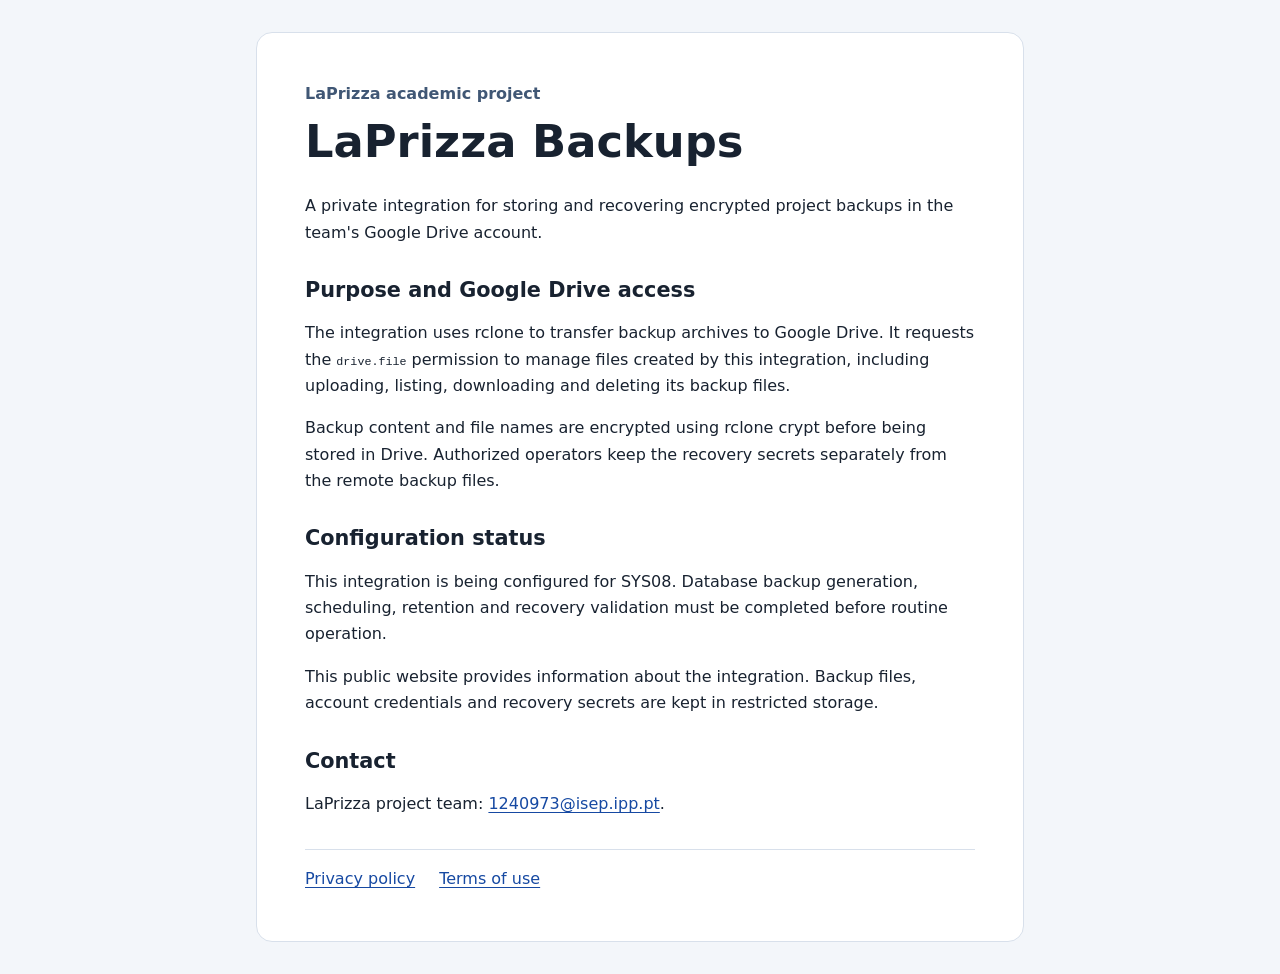
<file: index.html>
<!doctype html>
<html lang="en">
<head>
  <meta charset="utf-8">
  <meta name="viewport" content="width=device-width, initial-scale=1">
  <meta name="description" content="LaPrizza Backups: a private Google Drive backup integration for the LaPrizza academic project.">
  <title>LaPrizza Backups</title>
  <link rel="stylesheet" href="styles.css">
</head>
<body>
  <main>
    <p class="eyebrow">LaPrizza academic project</p>
    <h1>LaPrizza Backups</h1>
    <p>A private integration for storing and recovering encrypted project backups in the team's Google Drive account.</p>

    <section aria-labelledby="purpose">
      <h2 id="purpose">Purpose and Google Drive access</h2>
      <p>The integration uses rclone to transfer backup archives to Google Drive. It requests the <code>drive.file</code> permission to manage files created by this integration, including uploading, listing, downloading and deleting its backup files.</p>
      <p>Backup content and file names are encrypted using rclone crypt before being stored in Drive. Authorized operators keep the recovery secrets separately from the remote backup files.</p>
    </section>

    <section aria-labelledby="status">
      <h2 id="status">Configuration status</h2>
      <p>This integration is being configured for SYS08. Database backup generation, scheduling, retention and recovery validation must be completed before routine operation.</p>
      <p>This public website provides information about the integration. Backup files, account credentials and recovery secrets are kept in restricted storage.</p>
    </section>

    <section aria-labelledby="contact">
      <h2 id="contact">Contact</h2>
      <p>LaPrizza project team: <a href="mailto:1240973@isep.ipp.pt">1240973@isep.ipp.pt</a>.</p>
    </section>

    <footer>
      <nav aria-label="Information"><a href="privacy.html">Privacy policy</a><a href="terms.html">Terms of use</a></nav>
    </footer>
  </main>
</body>
</html>
</file>
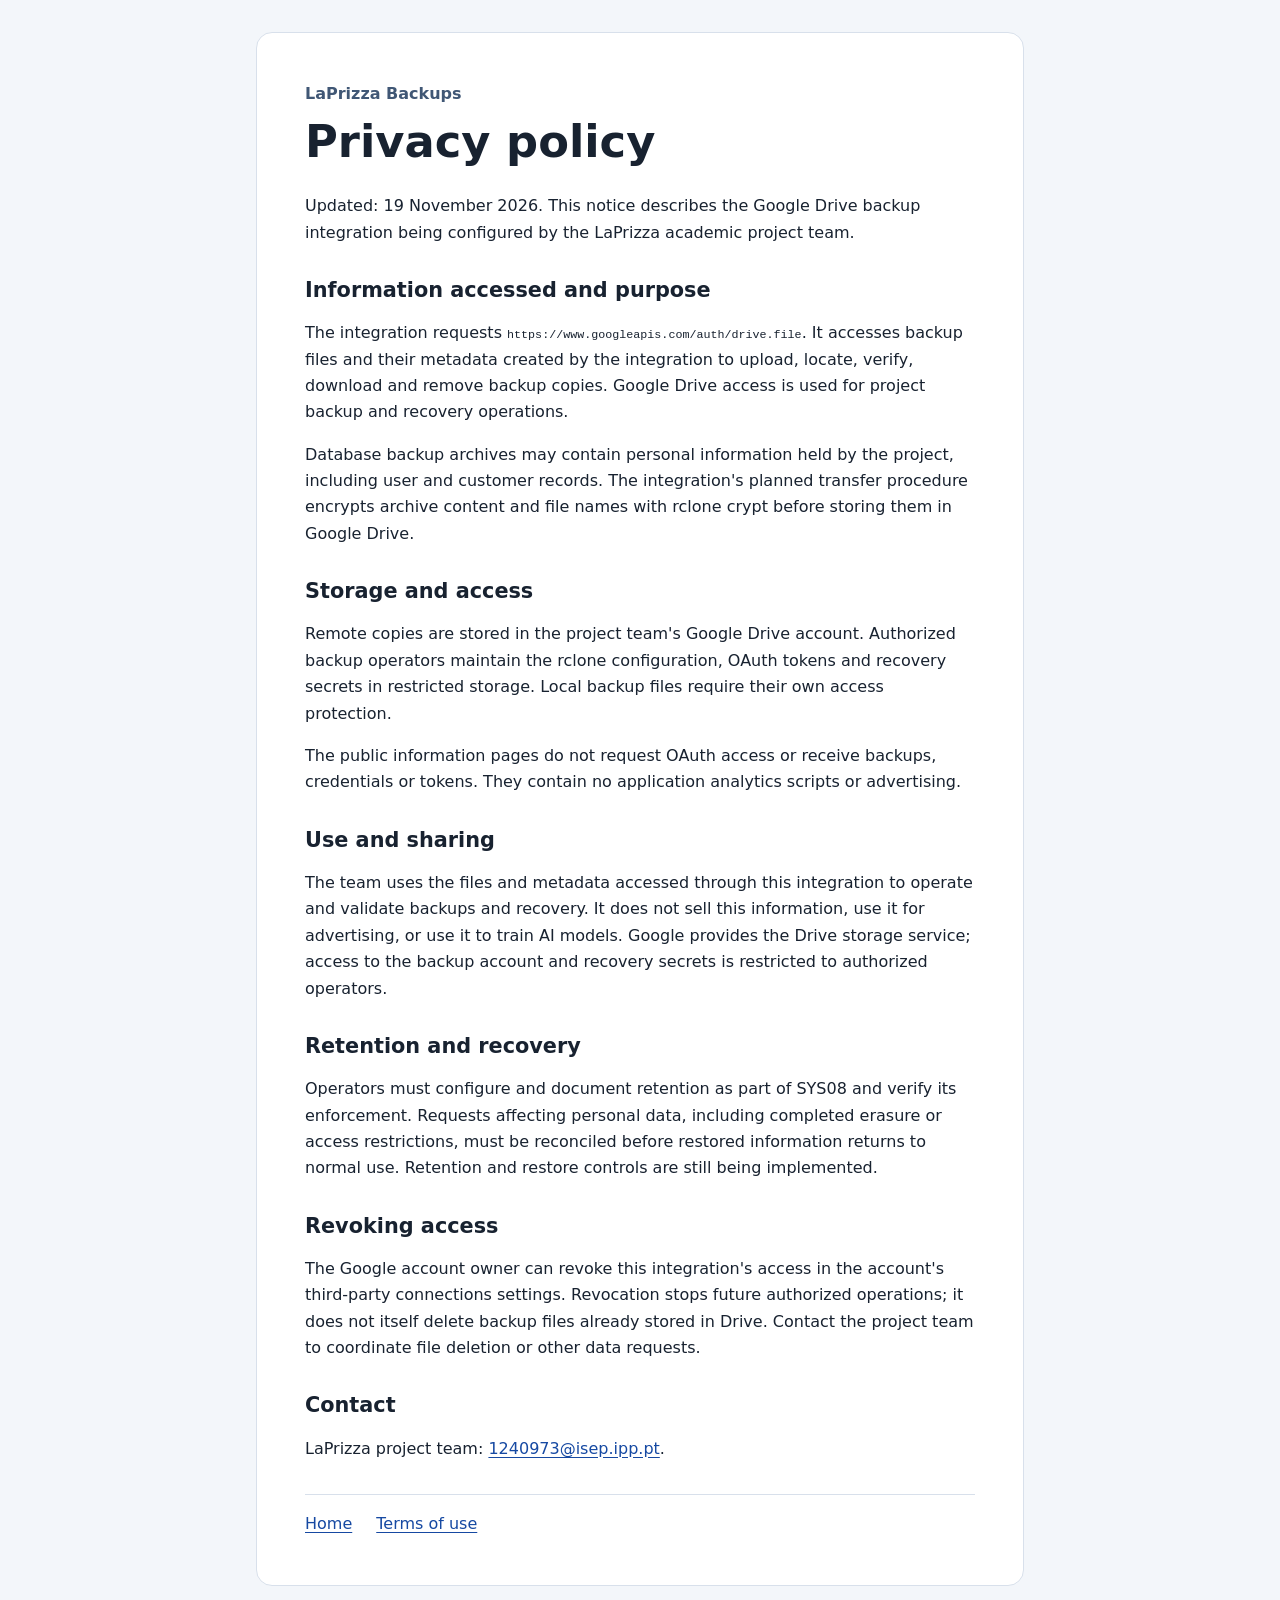
<file: privacy.html>
<!doctype html>
<html lang="en">
<head>
  <meta charset="utf-8">
  <meta name="viewport" content="width=device-width, initial-scale=1">
  <title>Privacy policy | LaPrizza Backups</title>
  <link rel="stylesheet" href="styles.css">
</head>
<body>
  <main>
    <p class="eyebrow">LaPrizza Backups</p>
    <h1>Privacy policy</h1>
    <p>Updated: 19 November 2026. This notice describes the Google Drive backup integration being configured by the LaPrizza academic project team.</p>

    <h2>Information accessed and purpose</h2>
    <p>The integration requests <code>https://www.googleapis.com/auth/drive.file</code>. It accesses backup files and their metadata created by the integration to upload, locate, verify, download and remove backup copies. Google Drive access is used for project backup and recovery operations.</p>
    <p>Database backup archives may contain personal information held by the project, including user and customer records. The integration's planned transfer procedure encrypts archive content and file names with rclone crypt before storing them in Google Drive.</p>

    <h2>Storage and access</h2>
    <p>Remote copies are stored in the project team's Google Drive account. Authorized backup operators maintain the rclone configuration, OAuth tokens and recovery secrets in restricted storage. Local backup files require their own access protection.</p>
    <p>The public information pages do not request OAuth access or receive backups, credentials or tokens. They contain no application analytics scripts or advertising.</p>

    <h2>Use and sharing</h2>
    <p>The team uses the files and metadata accessed through this integration to operate and validate backups and recovery. It does not sell this information, use it for advertising, or use it to train AI models. Google provides the Drive storage service; access to the backup account and recovery secrets is restricted to authorized operators.</p>

    <h2>Retention and recovery</h2>
    <p>Operators must configure and document retention as part of SYS08 and verify its enforcement. Requests affecting personal data, including completed erasure or access restrictions, must be reconciled before restored information returns to normal use. Retention and restore controls are still being implemented.</p>

    <h2>Revoking access</h2>
    <p>The Google account owner can revoke this integration's access in the account's third-party connections settings. Revocation stops future authorized operations; it does not itself delete backup files already stored in Drive. Contact the project team to coordinate file deletion or other data requests.</p>

    <h2>Contact</h2>
    <p>LaPrizza project team: <a href="mailto:1240973@isep.ipp.pt">1240973@isep.ipp.pt</a>.</p>

    <footer>
      <nav aria-label="Information"><a href="index.html">Home</a><a href="terms.html">Terms of use</a></nav>
    </footer>
  </main>
</body>
</html>
</file>
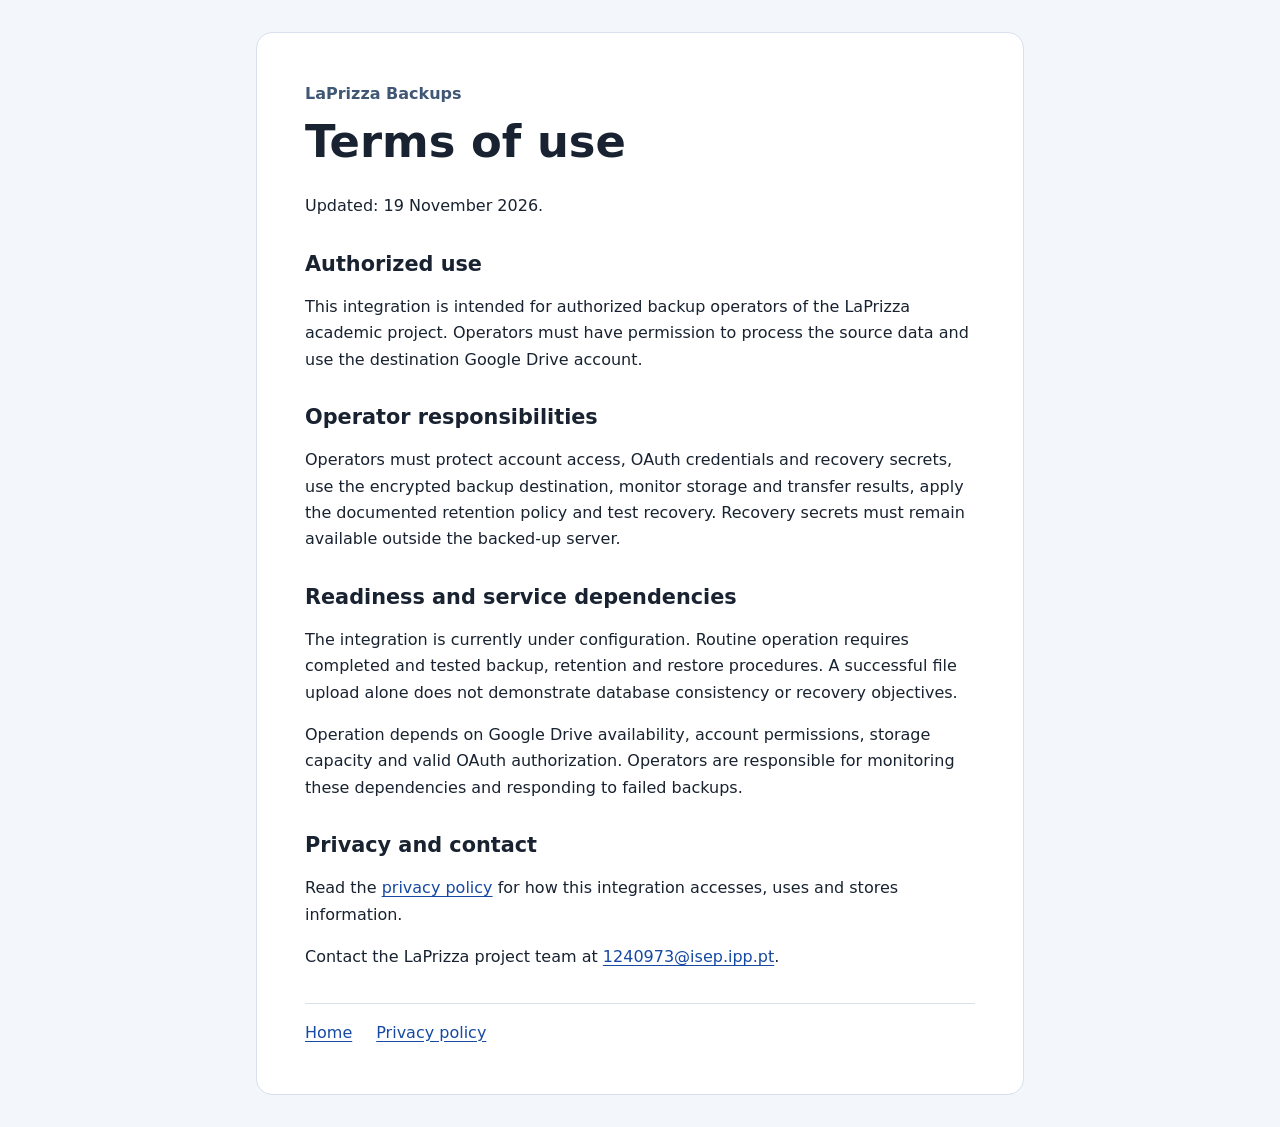
<file: terms.html>
<!doctype html>
<html lang="en">
<head>
  <meta charset="utf-8">
  <meta name="viewport" content="width=device-width, initial-scale=1">
  <title>Terms of use | LaPrizza Backups</title>
  <link rel="stylesheet" href="styles.css">
</head>
<body>
  <main>
    <p class="eyebrow">LaPrizza Backups</p>
    <h1>Terms of use</h1>
    <p>Updated: 19 November 2026.</p>

    <h2>Authorized use</h2>
    <p>This integration is intended for authorized backup operators of the LaPrizza academic project. Operators must have permission to process the source data and use the destination Google Drive account.</p>

    <h2>Operator responsibilities</h2>
    <p>Operators must protect account access, OAuth credentials and recovery secrets, use the encrypted backup destination, monitor storage and transfer results, apply the documented retention policy and test recovery. Recovery secrets must remain available outside the backed-up server.</p>

    <h2>Readiness and service dependencies</h2>
    <p>The integration is currently under configuration. Routine operation requires completed and tested backup, retention and restore procedures. A successful file upload alone does not demonstrate database consistency or recovery objectives.</p>
    <p>Operation depends on Google Drive availability, account permissions, storage capacity and valid OAuth authorization. Operators are responsible for monitoring these dependencies and responding to failed backups.</p>

    <h2>Privacy and contact</h2>
    <p>Read the <a href="privacy.html">privacy policy</a> for how this integration accesses, uses and stores information.</p>
    <p>Contact the LaPrizza project team at <a href="mailto:1240973@isep.ipp.pt">1240973@isep.ipp.pt</a>.</p>

    <footer>
      <nav aria-label="Information"><a href="index.html">Home</a><a href="privacy.html">Privacy policy</a></nav>
    </footer>
  </main>
</body>
</html>
</file>
<file: styles.css>
:root {
  font-family: system-ui, sans-serif;
  color: #182230;
  background: #f3f6fa;
  line-height: 1.65;
  color-scheme: light;
}
* { box-sizing: border-box; }
body { margin: 0; padding: 2rem 1rem; }
main { max-width: 48rem; margin: auto; padding: clamp(1.25rem, 4vw, 3rem); background: white; border: 1px solid #d8e0eb; border-radius: 1rem; }
h1, h2 { line-height: 1.2; }
h1 { font-size: clamp(2rem, 5vw, 2.8rem); margin: .5rem 0 1.5rem; }
h2 { font-size: 1.3rem; margin-top: 2rem; }
.eyebrow { color: #405775; font-weight: 650; margin: 0; }
a { color: #1649a2; text-underline-offset: .2em; overflow-wrap: anywhere; }
a:focus-visible { outline: 3px solid #1649a2; outline-offset: 4px; }
code { overflow-wrap: anywhere; font-size: .9em; }
footer { border-top: 1px solid #d8e0eb; margin-top: 2rem; padding-top: 1rem; }
nav { display: flex; flex-wrap: wrap; gap: .75rem 1.5rem; }
@media (max-width: 30rem) { body { padding: .75rem; } }
</file>
